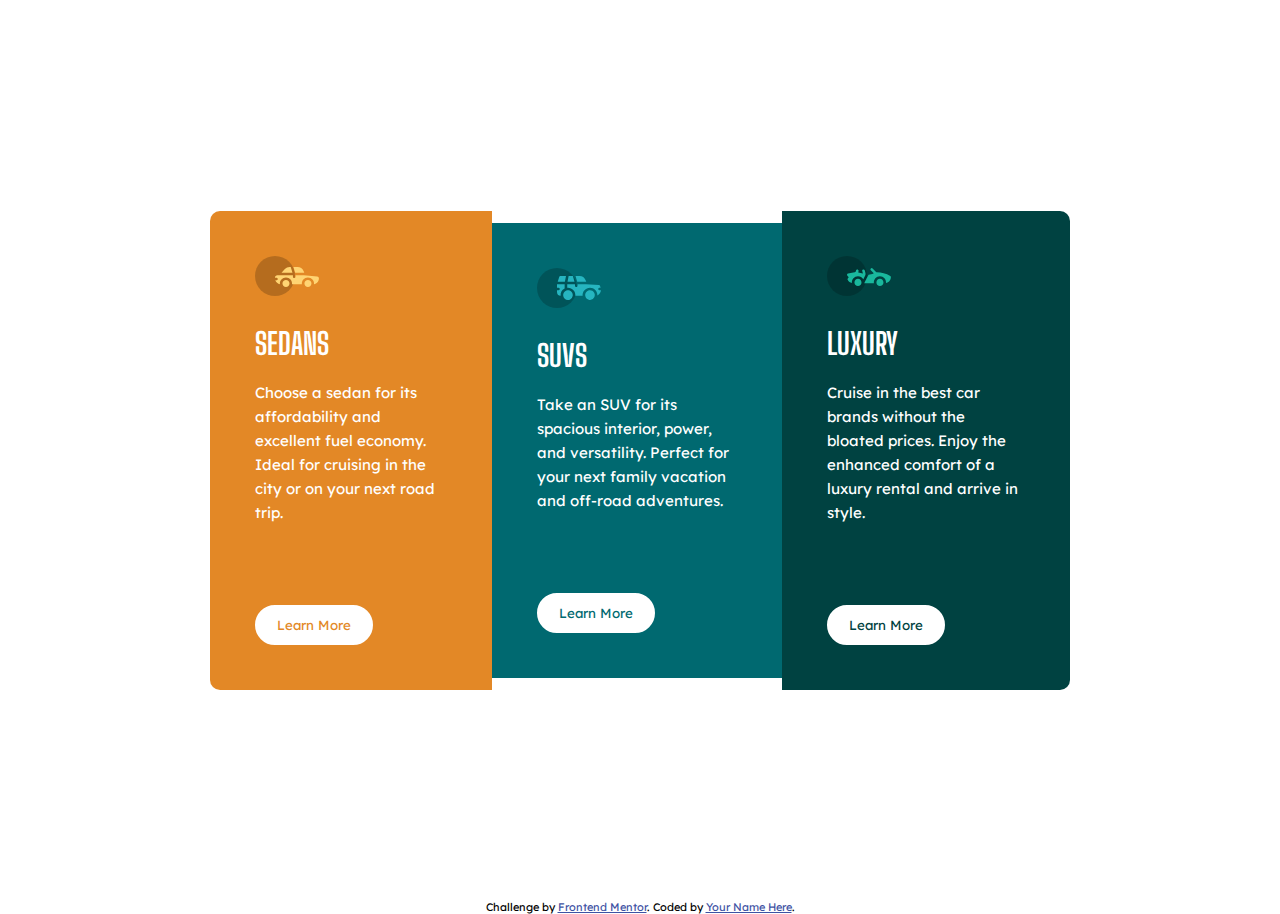
<file: index.html>
<!DOCTYPE html>
<html lang="en">
<head>
  <meta charset="UTF-8">
  <meta name="viewport" content="width=device-width, initial-scale=1.0"> <!-- displays site properly based on user's device -->

  <link rel="icon" type="image/png" sizes="32x32" href="./images/favicon-32x32.png">
  <link rel="stylesheet" href="style.css">

  <link rel="preconnect" href="https://fonts.gstatic.com">
  <link href="https://fonts.googleapis.com/css2?family=Big+Shoulders+Display:wght@700&display=swap" rel="stylesheet">
  <link rel="preconnect" href="https://fonts.gstatic.com">
  <link href="https://fonts.googleapis.com/css2?family=Lexend+Deca&display=swap" rel="stylesheet">
  <title>Frontend Mentor | 3-column preview card component</title>

  <!-- Feel free to remove these styles or customise in your own stylesheet 👍 -->

</head>
<body>
  <div class="container">
    
    <div class= "card bright-orange">
      <img src="./images/icon-sedans.svg" alt="">
        <h3>SEDANS</h3>
        <p>Choose a sedan for its affordability and excellent fuel economy. Ideal for cruising in the city 
          or on your next road trip.</p>
          <button class="btn">Learn More</button>
    </div>
   
    <div class="card dark-cyan">
      <img src="images/icon-suvs.svg" alt="">
        <h3>SUVS</h3>
        <p>Take an SUV for its spacious interior, power, and versatility. Perfect for your next family vacation 
          and off-road adventures.</p>
          <button class="btn">Learn More</button>   
    </div>
    
    <div class="card very-dark-cyan">
      <img src="images/icon-luxury.svg" alt="">
        <h3>LUXURY</h3>
        <p>Cruise in the best car brands without the bloated prices. Enjoy the enhanced comfort of a luxury 
          rental and arrive in style.</p>
          <button class="btn">Learn More</button>
    </div>
   
    
  </div>

  <div class="attribution">
    Challenge by <a href="https://www.frontendmentor.io?ref=challenge" target="_blank">Frontend Mentor</a>. 
    Coded by <a href="#">Your Name Here</a>.
  </div>
</body>
</html>
</file>
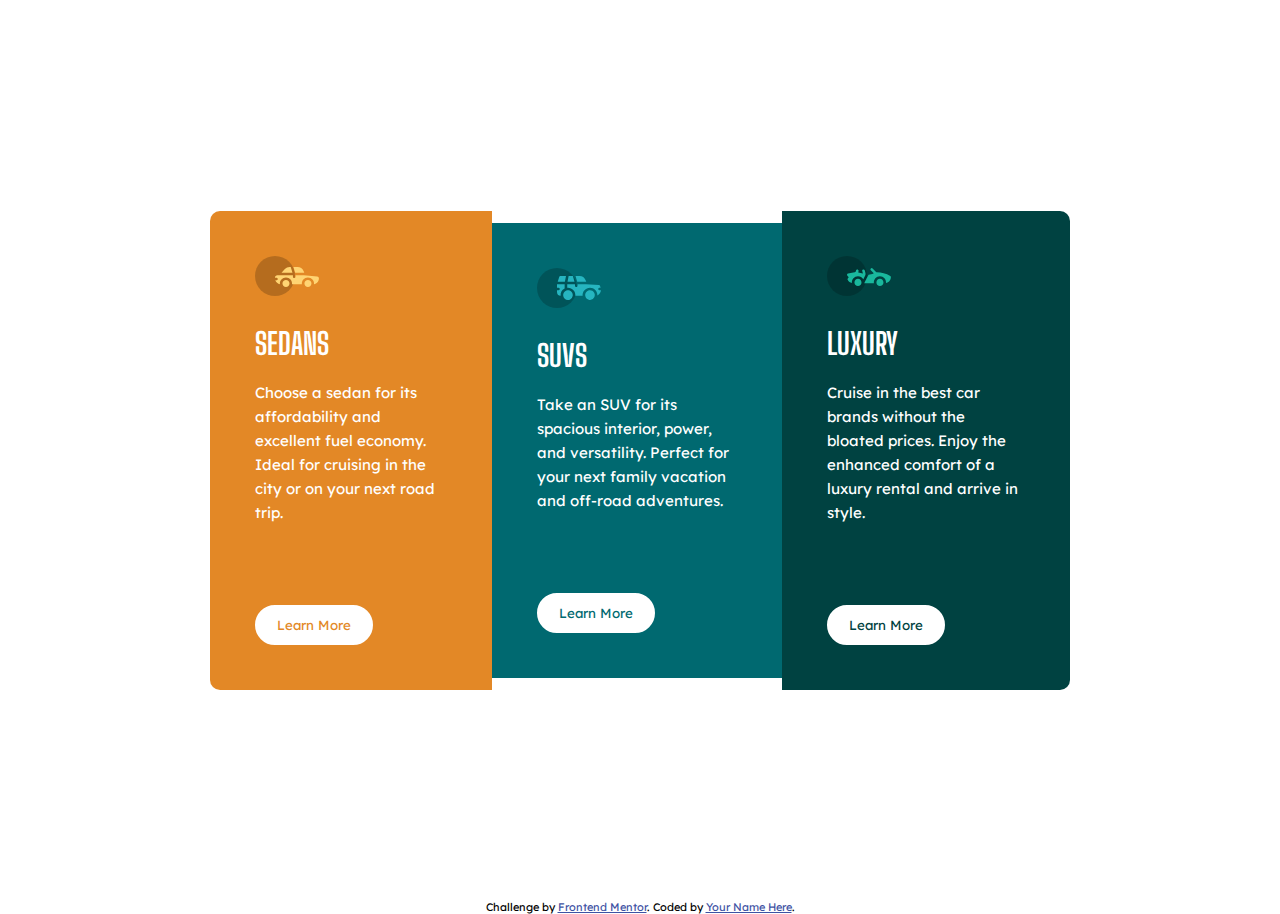
<file: 3-column-preview-card-component-main/index.html>
<!DOCTYPE html>
<html lang="en">
<head>
  <meta charset="UTF-8">
  <meta name="viewport" content="width=device-width, initial-scale=1.0"> <!-- displays site properly based on user's device -->

  <link rel="icon" type="image/png" sizes="32x32" href="./images/favicon-32x32.png">
  <link rel="stylesheet" href="style.css">

  <link rel="preconnect" href="https://fonts.gstatic.com">
  <link href="https://fonts.googleapis.com/css2?family=Big+Shoulders+Display:wght@700&display=swap" rel="stylesheet">
  <link rel="preconnect" href="https://fonts.gstatic.com">
  <link href="https://fonts.googleapis.com/css2?family=Lexend+Deca&display=swap" rel="stylesheet">
  <title>Frontend Mentor | 3-column preview card component</title>

  <!-- Feel free to remove these styles or customise in your own stylesheet 👍 -->

</head>
<body>
  <div class="container">
    
    <div class= "card bright-orange">
      <img src="./images/icon-sedans.svg" alt="">
        <h3>SEDANS</h3>
        <p>Choose a sedan for its affordability and excellent fuel economy. Ideal for cruising in the city 
          or on your next road trip.</p>
          <button class="btn">Learn More</button>
    </div>
   
    <div class="card dark-cyan">
      <img src="images/icon-suvs.svg" alt="">
        <h3>SUVS</h3>
        <p>Take an SUV for its spacious interior, power, and versatility. Perfect for your next family vacation 
          and off-road adventures.</p>
          <button class="btn">Learn More</button>   
    </div>
    
    <div class="card very-dark-cyan">
      <img src="images/icon-luxury.svg" alt="">
        <h3>LUXURY</h3>
        <p>Cruise in the best car brands without the bloated prices. Enjoy the enhanced comfort of a luxury 
          rental and arrive in style.</p>
          <button class="btn">Learn More</button>
    </div>
   
    
  </div>

  <div class="attribution">
    Challenge by <a href="https://www.frontendmentor.io?ref=challenge" target="_blank">Frontend Mentor</a>. 
    Coded by <a href="#">Your Name Here</a>.
  </div>
</body>
</html>
</file>
<file: style.css>
:root {
--bright-orange: hsl(31, 77%, 52%);
--dark-cyan: hsl(184, 100%, 22%);
--very-dark-cyan: hsl(179, 100%, 13%);
}



* {
    margin: 0;
    padding: 0;
    box-sizing: border-box;
}


body, button {
    font-family: "Lexend deca", sans-serif;
}

h3 {
    font-family: "Big Shoulders Display", sans-serif;
    text-transform: capitalize;
    font-size: 30px;
}

p {
    font-size: 15px;
    line-height: 1.6;
}

.btn {
    background-color: white;
    border: 2px solid white;
    border-radius: 30px;
    padding: 10px 20px;
    cursor: pointer;
    transition: all 0.3s ease-in-out;

}


.bright-orange {
    background-color: var(--bright-orange);
    color: #fff;
    border-radius: 10px 10px 0 0;
}

.bright-orange .btn {
    color: var(--bright-orange);
}

.dark-cyan {
    background-color: var(--dark-cyan);
    color: #fff;
}

.dark-cyan .btn {
    color: var(--dark-cyan);
}
.very-dark-cyan {
    background-color: var(--very-dark-cyan);
    color: #fff;
    border-radius: 0 0 10px 10px;
}

.very-dark-cyan .btn {
    color: var(--very-dark-cyan);
}

.btn:hover {
    background-color: transparent;
    color: white;
}

.attribution {
     font-size: 11px;
     text-align: center;
 }

.container {
    padding: 20px;
}

 .card {
     padding: 45px;
 }
 
 .card img {
     margin-bottom: 25px;
 }

 .card h3 {
     margin-bottom: 20px;
 }
 
 .card p {
     margin-bottom: 80px;
 }
 .attribution a {
      color: hsl(228, 45%, 44%);
 }

 @media (min-width: 992px) {
     .container {
         display: flex;
         align-items: center;
         justify-content: center;
         min-height: 100vh;
         max-width: 900px;
         margin: auto;
     }

     .bright-orange {
         border-radius: 10px 0 0 10px;
     }

     .very-dark-cyan {
         border-radius: 0 10px 10px 0;
     }
 }
</file>
<file: 3-column-preview-card-component-main/style.css>
:root {
--bright-orange: hsl(31, 77%, 52%);
--dark-cyan: hsl(184, 100%, 22%);
--very-dark-cyan: hsl(179, 100%, 13%);
}



* {
    margin: 0;
    padding: 0;
    box-sizing: border-box;
}


body, button {
    font-family: "Lexend deca", sans-serif;
}

h3 {
    font-family: "Big Shoulders Display", sans-serif;
    text-transform: capitalize;
    font-size: 30px;
}

p {
    font-size: 15px;
    line-height: 1.6;
}

.btn {
    background-color: white;
    border: 2px solid white;
    border-radius: 30px;
    padding: 10px 20px;
    cursor: pointer;
    transition: all 0.3s ease-in-out;

}


.bright-orange {
    background-color: var(--bright-orange);
    color: #fff;
    border-radius: 10px 10px 0 0;
}

.bright-orange .btn {
    color: var(--bright-orange);
}

.dark-cyan {
    background-color: var(--dark-cyan);
    color: #fff;
}

.dark-cyan .btn {
    color: var(--dark-cyan);
}
.very-dark-cyan {
    background-color: var(--very-dark-cyan);
    color: #fff;
    border-radius: 0 0 10px 10px;
}

.very-dark-cyan .btn {
    color: var(--very-dark-cyan);
}

.btn:hover {
    background-color: transparent;
    color: white;
}

.attribution {
     font-size: 11px;
     text-align: center;
 }

.container {
    padding: 20px;
}

 .card {
     padding: 45px;
 }
 
 .card img {
     margin-bottom: 25px;
 }

 .card h3 {
     margin-bottom: 20px;
 }
 
 .card p {
     margin-bottom: 80px;
 }
 .attribution a {
      color: hsl(228, 45%, 44%);
 }

 @media (min-width: 992px) {
     .container {
         display: flex;
         align-items: center;
         justify-content: center;
         min-height: 100vh;
         max-width: 900px;
         margin: auto;
     }

     .bright-orange {
         border-radius: 10px 0 0 10px;
     }

     .very-dark-cyan {
         border-radius: 0 10px 10px 0;
     }
 }
</file>
